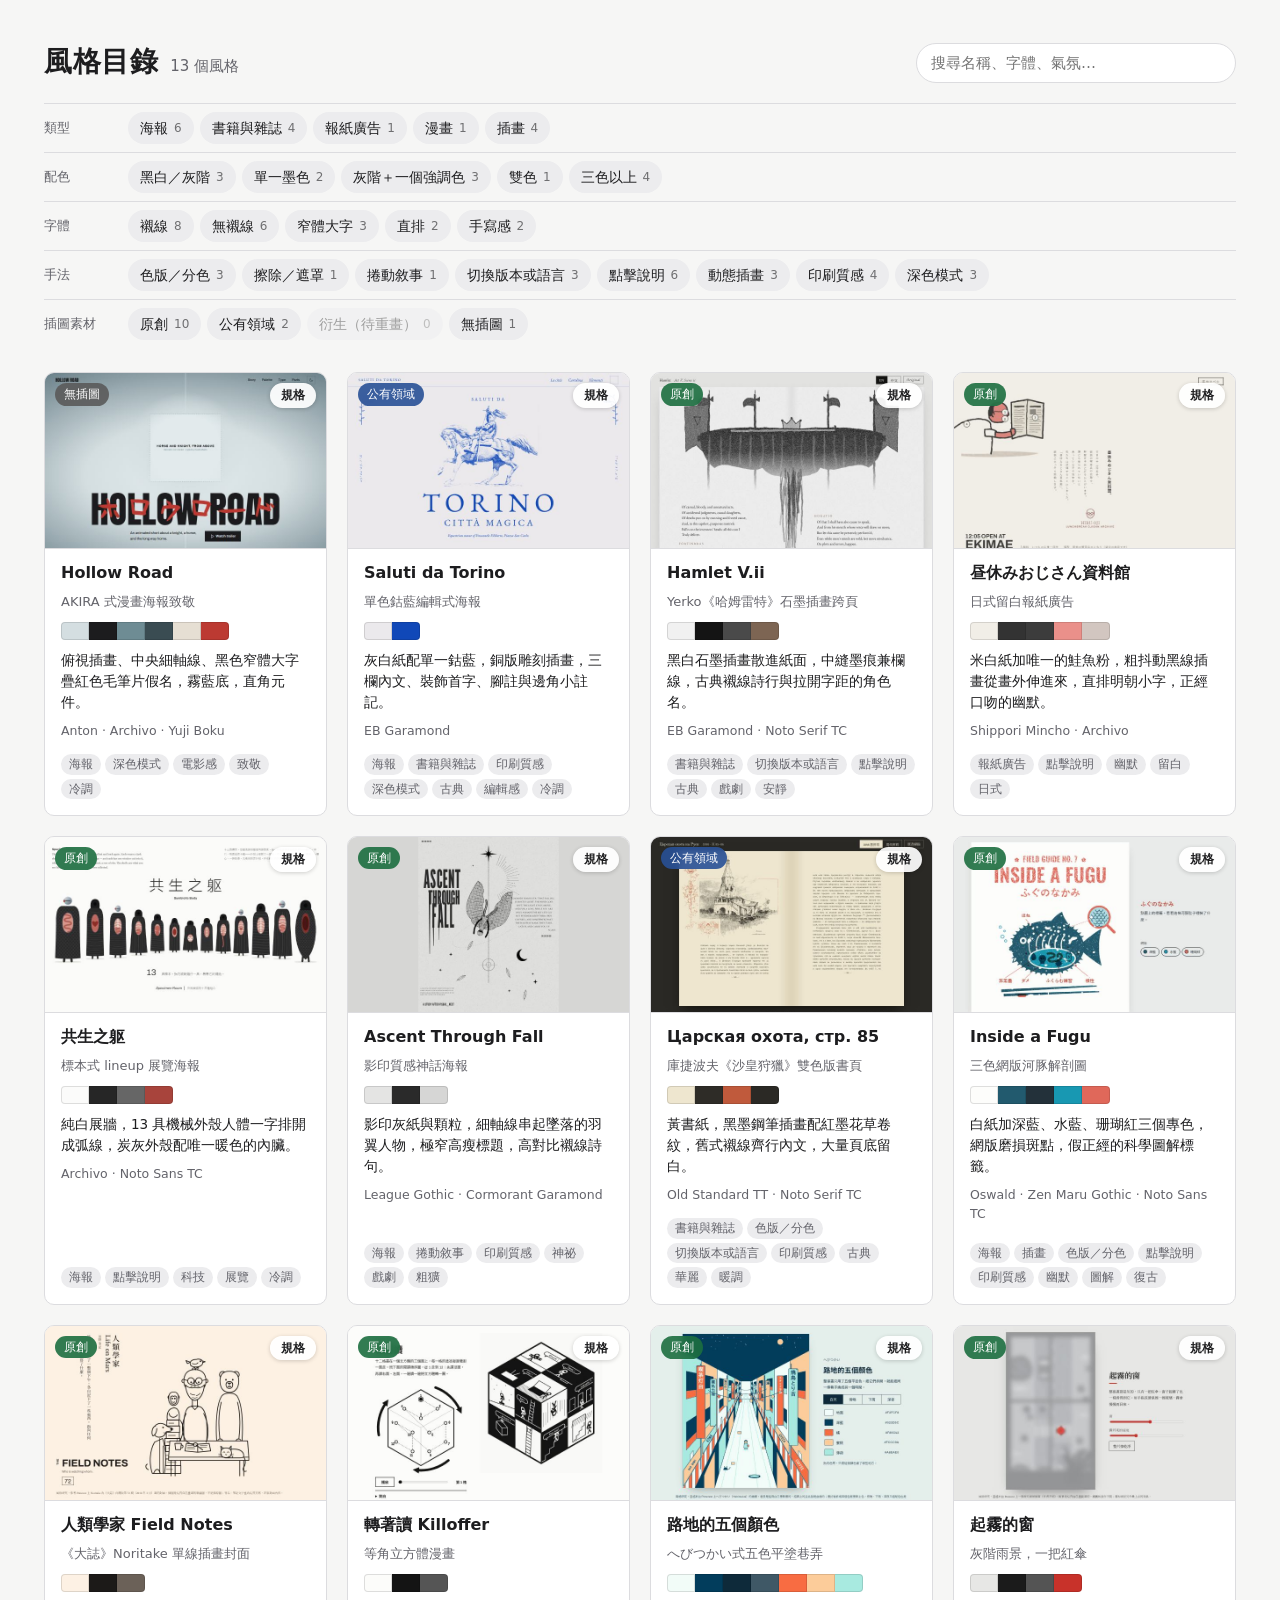
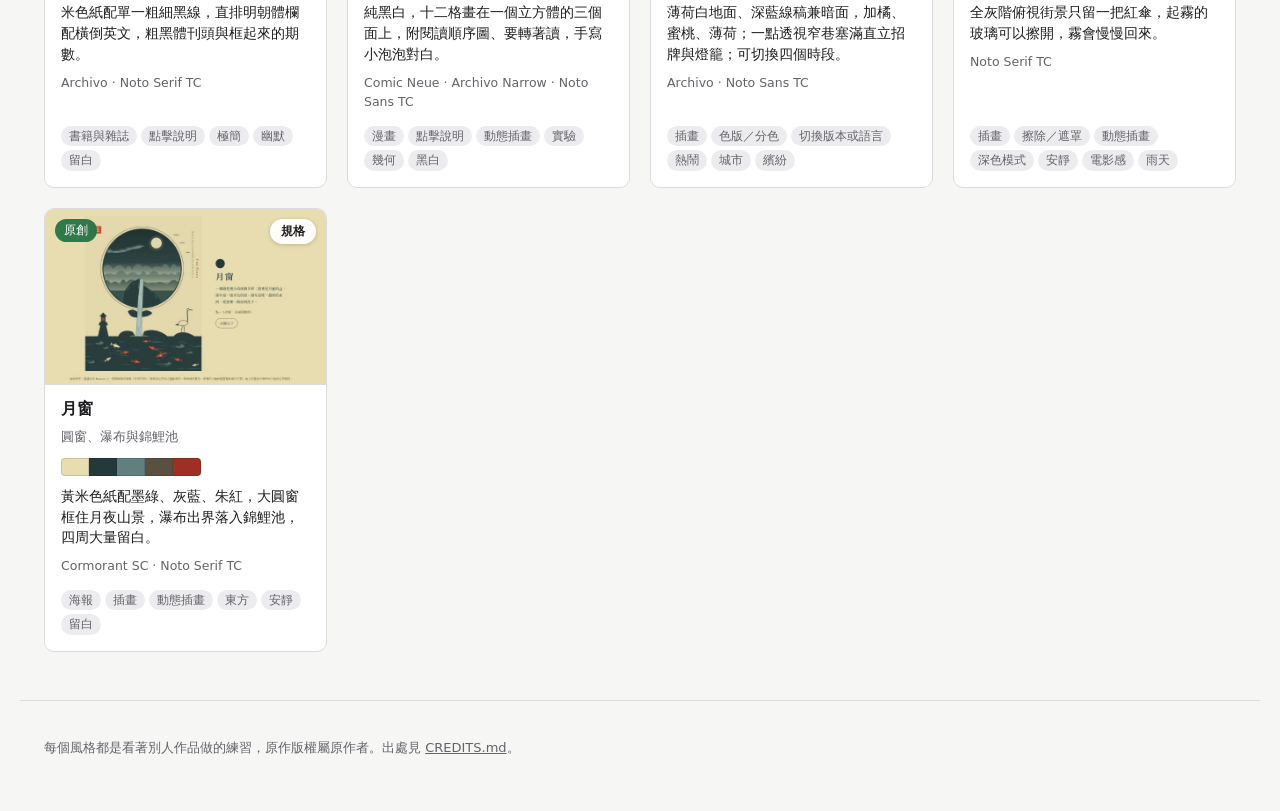
<file: index.html>
<!doctype html>
<html lang="zh-Hant">
<head>
  <meta charset="utf-8" />
  <meta name="viewport" content="width=device-width, initial-scale=1" />
  <title>風格目錄</title>
  <meta name="description" content="個人收藏的視覺風格研究頁目錄，可依類型、配色、字體、手法與素材狀態篩選。" />
  <link rel="stylesheet" href="overview/overview.css" />
  <script src="overview/catalog.js" defer></script>
  <script src="overview/spec.js" defer></script>
  <script src="overview/overview.js" defer></script>
</head>
<body>
  <header class="top">
    <div class="top__title">
      <h1>風格目錄</h1>
      <p class="top__count" aria-live="polite" data-count></p>
    </div>
    <label class="search">
      <span class="visually-hidden">搜尋</span>
      <input type="search" placeholder="搜尋名稱、字體、氣氛…" autocomplete="off" data-search />
    </label>
  </header>

  <section class="filters" aria-label="篩選">
    <div data-facets></div>
    <button type="button" class="filters__clear" data-clear hidden>清除篩選</button>
  </section>

  <main>
    <ul class="grid" data-grid></ul>
    <p class="empty" data-empty hidden>沒有符合的風格。試著拿掉一些篩選條件。</p>
  </main>

  <footer class="foot">
    <p>每個風格都是看著別人作品做的練習，原作版權屬原作者。出處見 <a href="CREDITS.md">CREDITS.md</a>。</p>
  </footer>
</body>
</html>
</file>
<file: overview/overview.css>
/* Neutral catalogue: quiet greys so each style's own thumbnail and colours carry the page. */
:root {
  --bg: #f6f6f5;
  --surface: #ffffff;
  --text: #1d1d1f;
  --mute: #63636a;
  --line: #dcdcdf;
  --chip: #ececee;
  --chip-on: #1d1d1f;
  --chip-on-text: #ffffff;
  --focus: #2b62d9;
  --radius: 10px;
  color-scheme: light;
}
@media (prefers-color-scheme: dark) {
  :root:not([data-theme="light"]) {
    --bg: #161618;
    --surface: #1f1f22;
    --text: #ececef;
    --mute: #a0a0a8;
    --line: #34343a;
    --chip: #2a2a2f;
    --chip-on: #ececef;
    --chip-on-text: #161618;
    --focus: #7aa2ff;
    color-scheme: dark;
  }
}
:root[data-theme="dark"] {
  --bg: #161618;
  --surface: #1f1f22;
  --text: #ececef;
  --mute: #a0a0a8;
  --line: #34343a;
  --chip: #2a2a2f;
  --chip-on: #ececef;
  --chip-on-text: #161618;
  --focus: #7aa2ff;
  color-scheme: dark;
}

*, *::before, *::after { box-sizing: border-box; }
html { -webkit-text-size-adjust: 100%; }
body {
  margin: 0;
  background: var(--bg);
  color: var(--text);
  font: 15px/1.55 system-ui, -apple-system, "Segoe UI", "PingFang TC", "Noto Sans TC", "Microsoft JhengHei", sans-serif;
}
:focus-visible { outline: 2px solid var(--focus); outline-offset: 2px; }
a { color: inherit; }
.visually-hidden { position: absolute; width: 1px; height: 1px; overflow: hidden; clip-path: inset(50%); white-space: nowrap; }

.top, .filters, main, .foot { max-width: 1240px; margin-inline: auto; padding-inline: 24px; }

/* ---------- Header ---------- */
.top {
  display: flex;
  flex-wrap: wrap;
  align-items: end;
  justify-content: space-between;
  gap: 16px;
  padding-block: 40px 20px;
}
.top__title { display: flex; align-items: baseline; gap: 12px; }
h1 { margin: 0; font-size: 28px; font-weight: 650; letter-spacing: 0.02em; }
.top__count { margin: 0; color: var(--mute); font-variant-numeric: tabular-nums; }
.search input {
  width: min(320px, 100%);
  height: 40px;
  padding: 0 14px;
  border: 1px solid var(--line);
  border-radius: 999px;
  background: var(--surface);
  color: var(--text);
  font: inherit;
}
.search { flex: 0 1 320px; }
.search input { width: 100%; }

/* ---------- Filters ---------- */
.filters { padding-bottom: 8px; }
.facet {
  display: grid;
  grid-template-columns: 72px 1fr;
  gap: 8px 12px;
  align-items: start;
  padding-block: 8px;
  border-top: 1px solid var(--line);
}
.facet__label { padding-top: 6px; color: var(--mute); font-size: 13px; }
.facet__chips { display: flex; flex-wrap: wrap; gap: 6px; }
.chip {
  display: inline-flex;
  align-items: center;
  gap: 6px;
  min-height: 32px;
  padding: 0 12px;
  border: 0;
  border-radius: 999px;
  background: var(--chip);
  color: var(--text);
  font: inherit;
  font-size: 13.5px;
  cursor: pointer;
  transition: background-color 0.15s, color 0.15s;
}
.chip[aria-pressed="true"] { background: var(--chip-on); color: var(--chip-on-text); }
.chip:disabled { opacity: 0.4; cursor: default; }
.chip__n { font-size: 12px; opacity: 0.6; font-variant-numeric: tabular-nums; }
.filters__clear {
  margin-top: 8px;
  padding: 6px 0;
  border: 0;
  background: none;
  color: var(--mute);
  font: inherit;
  font-size: 13.5px;
  text-decoration: underline;
  text-underline-offset: 3px;
  cursor: pointer;
}

/* ---------- Grid ---------- */
main { padding-block: 16px 48px; }
.grid {
  display: grid;
  grid-template-columns: repeat(auto-fill, minmax(280px, 1fr));
  gap: 20px;
  margin: 0;
  padding: 0;
  list-style: none;
}
.card {
  position: relative;
  display: flex;
  flex-direction: column;
  height: 100%;
  overflow: hidden;
  border: 1px solid var(--line);
  border-radius: var(--radius);
  background: var(--surface);
  transition: border-color 0.15s, transform 0.15s;
}
.card:hover { border-color: var(--mute); }
.card__thumb {
  display: block;
  width: 100%;
  height: auto;
  aspect-ratio: 16 / 10;
  object-fit: cover;
  object-position: top;
  border-bottom: 1px solid var(--line);
  background: var(--chip);
}
.card__body { display: flex; flex-direction: column; gap: 8px; padding: 14px 16px 16px; flex: 1; }
.card__name { margin: 0; font-size: 16px; font-weight: 650; line-height: 1.3; }
.card__name a { text-decoration: none; }
.card__name a::after { content: ""; position: absolute; inset: 0; } /* whole card clickable */
.card__zh { margin: 0; color: var(--mute); font-size: 13px; }
.card__summary { margin: 0; font-size: 13.5px; }
.swatches { display: flex; gap: 0; margin: 2px 0; }
.swatch {
  width: 28px;
  height: 18px;
  border: 1px solid rgb(0 0 0 / 0.12);
}
.swatch:first-child { border-radius: 4px 0 0 4px; }
.swatch:last-child { border-radius: 0 4px 4px 0; }
.swatch + .swatch { border-left: 0; }
.card__fonts { margin: 0; color: var(--mute); font-size: 12.5px; }
.tags { display: flex; flex-wrap: wrap; gap: 4px; margin: auto 0 0; padding: 6px 0 0; list-style: none; }
.tag {
  padding: 1px 8px;
  border-radius: 999px;
  background: var(--chip);
  color: var(--mute);
  font-size: 12px;
}
.status {
  position: absolute;
  top: 10px;
  left: 10px;
  padding: 2px 9px;
  border-radius: 999px;
  background: rgb(20 20 22 / 0.78);
  color: #fff;
  font-size: 12px;
  backdrop-filter: blur(4px);
}
/* sits above the whole-card link (.card__name a::after) */
.card__spec {
  position: absolute;
  z-index: 1;
  top: 10px;
  right: 10px;
  padding: 3px 11px;
  border: 0;
  border-radius: 999px;
  background: rgb(255 255 255 / 0.92);
  color: #1d1d1f;
  font: inherit;
  font-size: 12px;
  font-weight: 600;
  cursor: pointer;
  box-shadow: 0 1px 4px rgb(0 0 0 / 0.18);
}
.card__spec:hover { background: #fff; }
.status--original { background: rgb(28 110 64 / 0.9); }
.status--public-domain { background: rgb(40 80 150 / 0.9); }
.status--none { background: rgb(90 90 90 / 0.9); }

.empty { padding: 48px 0; color: var(--mute); text-align: center; }
.foot { padding-block: 24px 40px; border-top: 1px solid var(--line); color: var(--mute); font-size: 13px; }

@media (max-width: 640px) {
  .top, .filters, main, .foot { padding-inline: 16px; }
  .top { padding-top: 28px; }
  .search { flex-basis: 100%; }
  .facet { grid-template-columns: 1fr; gap: 6px; }
  .facet__label { padding-top: 0; }
  /* long chip rows scroll sideways instead of stacking five lines deep */
  .facet__chips { flex-wrap: nowrap; overflow-x: auto; scrollbar-width: none; margin-inline: -16px; padding-inline: 16px; }
  .chip { flex: none; }
}
@media (prefers-reduced-motion: reduce) {
  .chip, .card { transition: none; }
}
.card[hidden] { display: none; }
</file>
